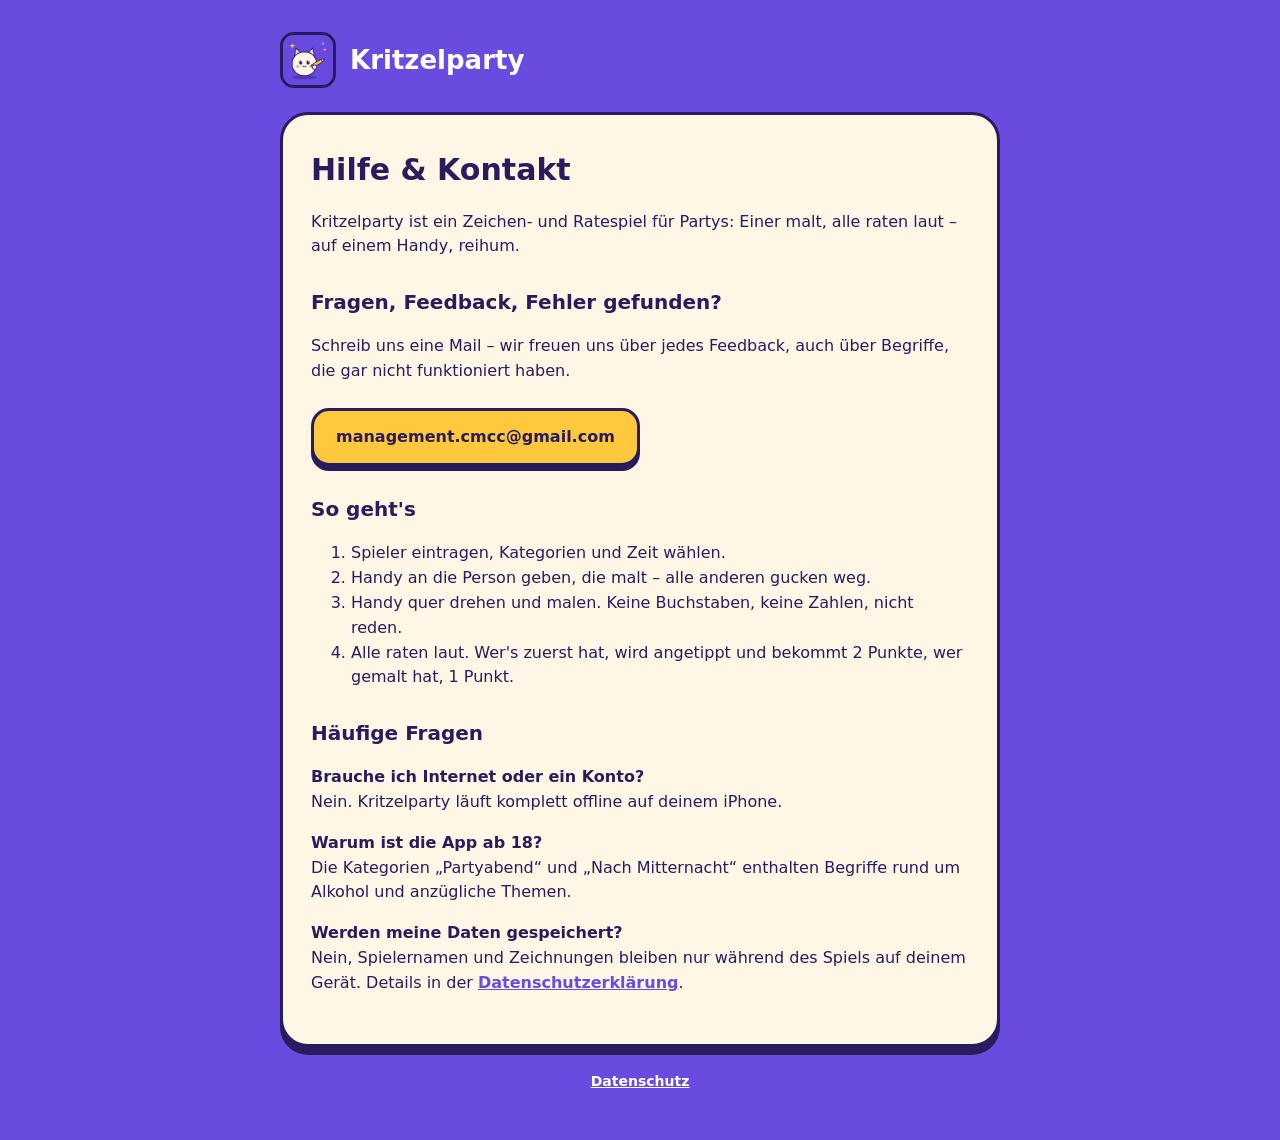
<file: index.html>
<!doctype html>
<html lang="de">
<head>
  <meta charset="utf-8">
  <meta name="viewport" content="width=device-width, initial-scale=1">
  <title>Kritzelparty – Support</title>
  <link rel="stylesheet" href="style.css">
</head>
<body>
  <header>
    <img src="icon.png" alt="">
    <a href="index.html">Kritzelparty</a>
  </header>

  <main>
    <h1>Hilfe &amp; Kontakt</h1>
    <p>Kritzelparty ist ein Zeichen- und Ratespiel für Partys: Einer malt, alle raten laut – auf einem Handy, reihum.</p>

    <h2>Fragen, Feedback, Fehler gefunden?</h2>
    <p>Schreib uns eine Mail – wir freuen uns über jedes Feedback, auch über Begriffe, die gar nicht funktioniert haben.</p>
    <a class="button" href="mailto:management.cmcc@gmail.com?subject=Kritzelparty">management.cmcc@gmail.com</a>

    <h2>So geht's</h2>
    <ol>
      <li>Spieler eintragen, Kategorien und Zeit wählen.</li>
      <li>Handy an die Person geben, die malt – alle anderen gucken weg.</li>
      <li>Handy quer drehen und malen. Keine Buchstaben, keine Zahlen, nicht reden.</li>
      <li>Alle raten laut. Wer's zuerst hat, wird angetippt und bekommt 2 Punkte, wer gemalt hat, 1 Punkt.</li>
    </ol>

    <h2>Häufige Fragen</h2>
    <p><strong>Brauche ich Internet oder ein Konto?</strong><br>Nein. Kritzelparty läuft komplett offline auf deinem iPhone.</p>
    <p><strong>Warum ist die App ab 18?</strong><br>Die Kategorien „Partyabend“ und „Nach Mitternacht“ enthalten Begriffe rund um Alkohol und anzügliche Themen.</p>
    <p><strong>Werden meine Daten gespeichert?</strong><br>Nein, Spielernamen und Zeichnungen bleiben nur während des Spiels auf deinem Gerät. Details in der <a href="datenschutz.html">Datenschutzerklärung</a>.</p>
  </main>

  <footer>
    <a href="datenschutz.html">Datenschutz</a>
  </footer>
</body>
</html>
</file>
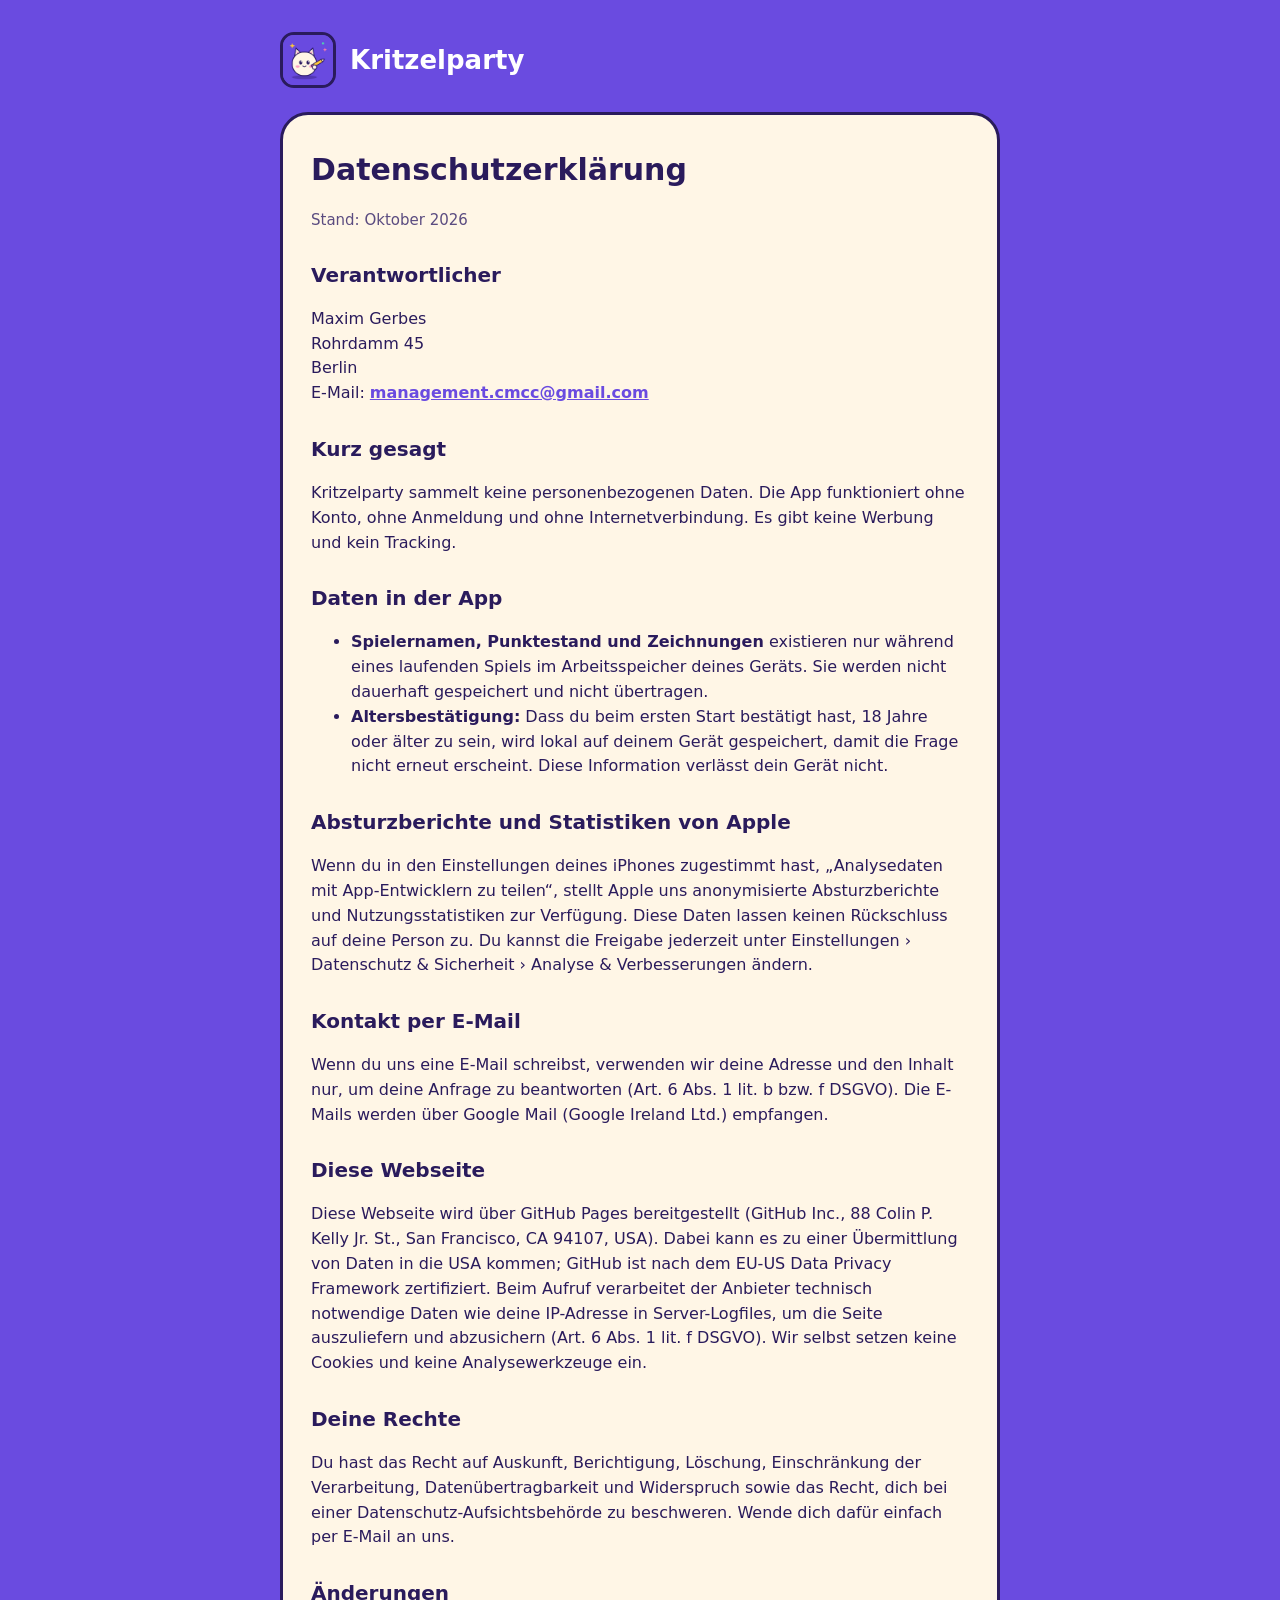
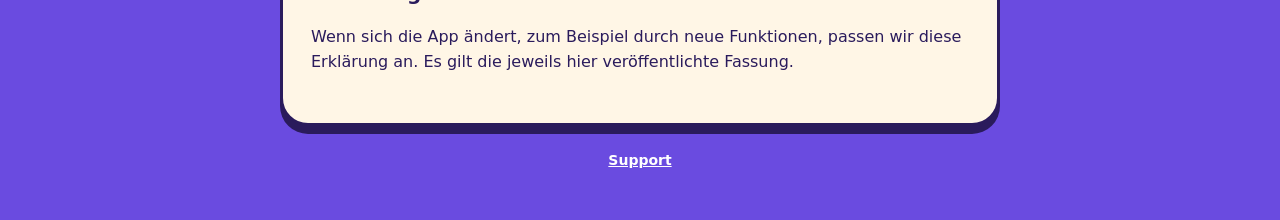
<file: datenschutz.html>
<!doctype html>
<html lang="de">
<head>
  <meta charset="utf-8">
  <meta name="viewport" content="width=device-width, initial-scale=1">
  <title>Kritzelparty – Datenschutz</title>
  <link rel="stylesheet" href="style.css">
</head>
<body>
  <header>
    <img src="icon.png" alt="">
    <a href="index.html">Kritzelparty</a>
  </header>

  <main>
    <h1>Datenschutzerklärung</h1>
    <p class="muted">Stand: Oktober 2026</p>

    <h2>Verantwortlicher</h2>
    <p>
      Maxim Gerbes<br>
      Rohrdamm 45<br>
      Berlin<br>
      E-Mail: <a href="mailto:management.cmcc@gmail.com">management.cmcc@gmail.com</a>
    </p>

    <h2>Kurz gesagt</h2>
    <p>Kritzelparty sammelt keine personenbezogenen Daten. Die App funktioniert ohne Konto, ohne Anmeldung und ohne Internetverbindung. Es gibt keine Werbung und kein Tracking.</p>

    <h2>Daten in der App</h2>
    <ul>
      <li><strong>Spielernamen, Punktestand und Zeichnungen</strong> existieren nur während eines laufenden Spiels im Arbeitsspeicher deines Geräts. Sie werden nicht dauerhaft gespeichert und nicht übertragen.</li>
      <li><strong>Altersbestätigung:</strong> Dass du beim ersten Start bestätigt hast, 18 Jahre oder älter zu sein, wird lokal auf deinem Gerät gespeichert, damit die Frage nicht erneut erscheint. Diese Information verlässt dein Gerät nicht.</li>
    </ul>

    <h2>Absturzberichte und Statistiken von Apple</h2>
    <p>Wenn du in den Einstellungen deines iPhones zugestimmt hast, „Analysedaten mit App-Entwicklern zu teilen“, stellt Apple uns anonymisierte Absturzberichte und Nutzungsstatistiken zur Verfügung. Diese Daten lassen keinen Rückschluss auf deine Person zu. Du kannst die Freigabe jederzeit unter Einstellungen › Datenschutz &amp; Sicherheit › Analyse &amp; Verbesserungen ändern.</p>

    <h2>Kontakt per E-Mail</h2>
    <p>Wenn du uns eine E-Mail schreibst, verwenden wir deine Adresse und den Inhalt nur, um deine Anfrage zu beantworten (Art. 6 Abs. 1 lit. b bzw. f DSGVO). Die E-Mails werden über Google Mail (Google Ireland Ltd.) empfangen.</p>

    <h2>Diese Webseite</h2>
    <p>Diese Webseite wird über GitHub Pages bereitgestellt (GitHub Inc., 88 Colin P. Kelly Jr. St., San Francisco, CA 94107, USA). Dabei kann es zu einer Übermittlung von Daten in die USA kommen; GitHub ist nach dem EU-US Data Privacy Framework zertifiziert. Beim Aufruf verarbeitet der Anbieter technisch notwendige Daten wie deine IP-Adresse in Server-Logfiles, um die Seite auszuliefern und abzusichern (Art. 6 Abs. 1 lit. f DSGVO). Wir selbst setzen keine Cookies und keine Analysewerkzeuge ein.</p>

    <h2>Deine Rechte</h2>
    <p>Du hast das Recht auf Auskunft, Berichtigung, Löschung, Einschränkung der Verarbeitung, Datenübertragbarkeit und Widerspruch sowie das Recht, dich bei einer Datenschutz-Aufsichtsbehörde zu beschweren. Wende dich dafür einfach per E-Mail an uns.</p>

    <h2>Änderungen</h2>
    <p>Wenn sich die App ändert, zum Beispiel durch neue Funktionen, passen wir diese Erklärung an. Es gilt die jeweils hier veröffentlichte Fassung.</p>
  </main>

  <footer>
    <a href="index.html">Support</a>
  </footer>
</body>
</html>
</file>
<file: style.css>
:root {
  --ground: #6A4BE0;
  --ink: #2A1B5C;
  --cream: #FFF6E6;
  --yellow: #FFC83D;
  --text: #2A1B5C;
  --muted: #5B4C80;
}

* { box-sizing: border-box; }

body {
  margin: 0;
  background: var(--ground);
  color: var(--text);
  font-family: ui-rounded, "SF Pro Rounded", system-ui, -apple-system, sans-serif;
  line-height: 1.55;
  padding: 32px 16px 48px;
}

main {
  max-width: 720px;
  margin: 0 auto;
  background: var(--cream);
  border: 3px solid var(--ink);
  border-radius: 28px;
  box-shadow: 0 8px 0 var(--ink);
  padding: 32px 28px;
}

header {
  max-width: 720px;
  margin: 0 auto 24px;
  display: flex;
  align-items: center;
  gap: 14px;
  color: #fff;
}

header img { width: 56px; height: 56px; border-radius: 14px; border: 3px solid var(--ink); }
header a { color: #fff; text-decoration: none; font-weight: 800; font-size: 26px; }

h1 { font-size: 30px; margin: 0 0 8px; }
h2 { font-size: 20px; margin: 28px 0 6px; }
p, li { color: var(--text); }
.muted { color: var(--muted); font-size: 15px; }
a { color: var(--ground); font-weight: 700; }

.button {
  display: inline-block;
  margin-top: 8px;
  padding: 14px 22px;
  background: var(--yellow);
  color: var(--ink);
  border: 3px solid var(--ink);
  border-radius: 18px;
  box-shadow: 0 5px 0 var(--ink);
  text-decoration: none;
  font-weight: 800;
}

footer {
  max-width: 720px;
  margin: 24px auto 0;
  color: #E6DEFF;
  font-size: 14px;
  text-align: center;
}
footer a { color: #fff; }
</file>
